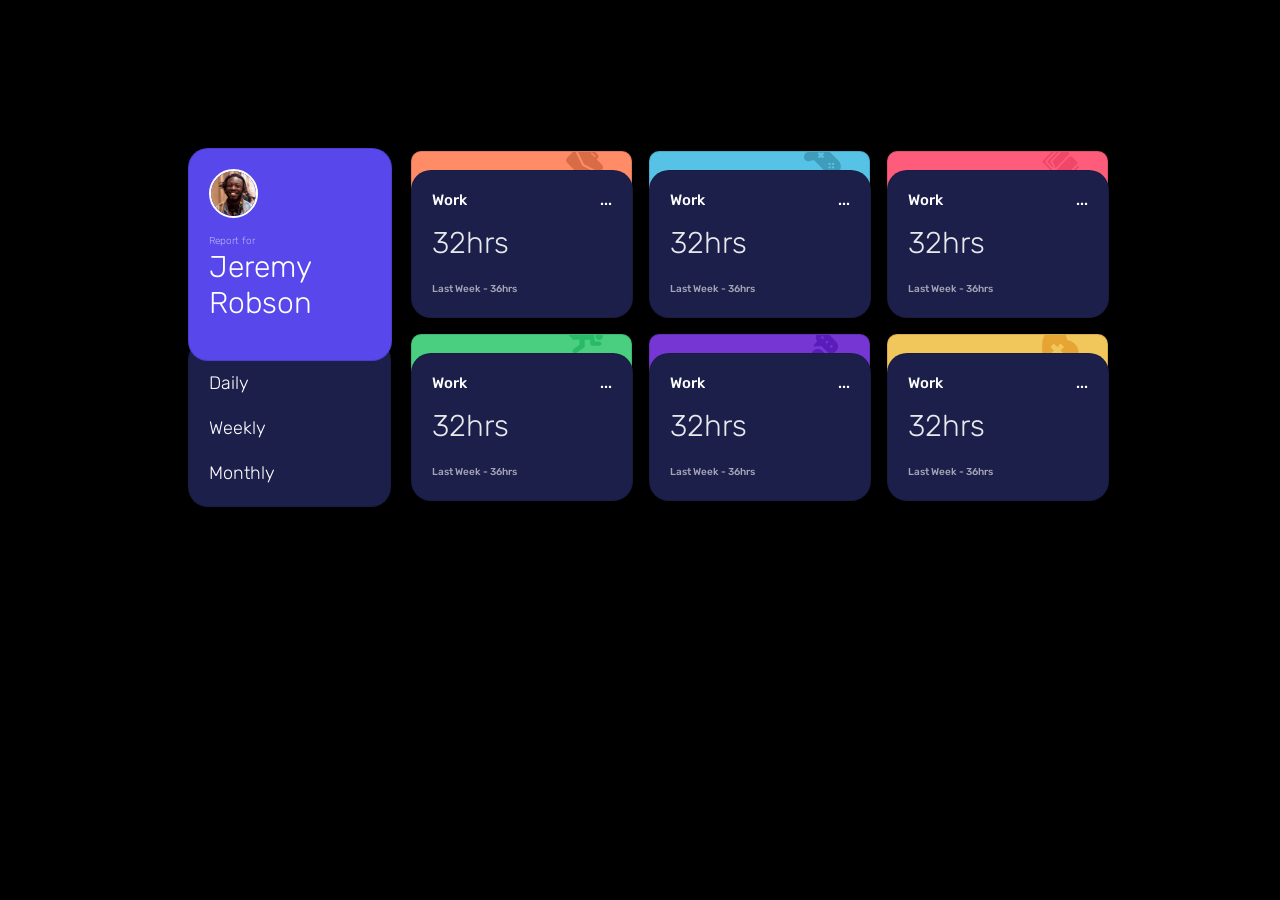
<file: index.html>
<!DOCTYPE html>
<html lang="en">

<head>
    <meta charset="UTF-8">
    <meta name="viewport" content="width=device-width, initial-scale=1.0">
    <!-- displays site properly based on user's device -->

    <link rel="icon" type="image/png" sizes="32x32" href="./images/favicon-32x32.png">
    <link rel="stylesheet" href="https://cdn.jsdelivr.net/npm/bootstrap@4.3.1/dist/css/bootstrap.min.css"
        integrity="sha384-ggOyR0iXCbMQv3Xipma34MD+dH/1fQ784/j6cY/iJTQUOhcWr7x9JvoRxT2MZw1T" crossorigin="anonymous">
    <link rel="stylesheet" href="/style.css">
    <title>Frontend Mentor | Time tracking dashboard</title>
    <link rel="preconnect" href="https://fonts.googleapis.com">
    <link rel="preconnect" href="https://fonts.gstatic.com" crossorigin>
    <link href="https://fonts.googleapis.com/css2?family=Rubik:wght@300;400;500&display=swap" rel="stylesheet">
    <!-- Feel free to remove these styles or customise in your own stylesheet 👍 -->
    <style>
        .attribution {
            font-size: 11px;
            text-align: center;
        }

        .attribution a {
            color: hsl(228, 45%, 44%);
        }
    </style>
</head>

<body>



    <div class="container ">

        <div class="row ">
            <div class="col-lg-12 ">

                <div class="row gy-5 container d-flex justify-content-center">

                    <div class="col-sm-12 col-lg-3  p-2 position-relative ">

                        <div class="card custom-big-card-with-buttons position-absolute">

                            <div class=" card-body ">

                                <div id="dailyClick"><a href="#idk" id="dailyClick">Daily</a></div>
                                <div id="weeklyClick"><a href="#idk ">Weekly</a></div>
                                <div id="monthlyClick"><a href="#idk ">Monthly</a></div>


                            </div>
                        </div>

                        <div class="card custom-big-card-with-id position-relative">
                            <div class="card-body">
                                <img class=" big-card-image" src="/images/image-jeremy.png" alt="Card image cap">


                                <footer class=" display-sm custom-card-footer ">Report for</footer>
                                <h5 class=" center-text-to-image card-title">Jeremy Robson</h5>

                                <div class="space-colecter ">A bunch of words To make </div>
                            </div>
                        </div>










                    </div>

                    <div class="col-lg-8 " style="border: 3px solid black;">
                        <div class="row gy-5">

                            <div class=" col-sm-12 col-lg-4 position-relative  p-2">

                                <div class="card custom-card-for-background position-absolute "
                                    style="background-color: hsl(15, 100%, 70%)">
                                    <img class="card-img-top" src="/images/icon-work.svg" alt="Card image cap">

                                </div>

                                <div class="card custom-main-card position-relative">
                                    <div class="card-body">
                                        <h5 class="card-title d-flex custon-card-tytle ">
                                            <div class="mr-auto "> Work</div>
                                            <div><a href="#idk">...</a></div>
                                        </h5>
                                        <p class="card-text" id="card01MainText">32hrs</p>
                                        <footer class="custom-card-footer" id="card01SecondaryText">Last Week - 36hrs
                                        </footer>

                                    </div>
                                </div>


                            </div>
                            <div class=" col-sm-12 col-lg-4 position-relative  p-2">

                                <div class="card custom-card-for-background position-absolute "
                                    style="background-color: hsl(195, 74%, 62%)">
                                    <img class="card-img-top" src="/images/icon-play.svg" alt="Card image cap">

                                </div>

                                <div class="card custom-main-card position-relative">
                                    <div class="card-body">
                                        <h5 class="card-title d-flex custon-card-tytle ">
                                            <div class="mr-auto "> Work</div>
                                            <div><a href="#idk">...</a></div>
                                        </h5>
                                        <p class="card-text" id="card02MainText">32hrs</p>
                                        <footer class="custom-card-footer" id="card02SecondaryText">Last Week - 36hrs
                                        </footer>
                                    </div>
                                </div>

                            </div>
                            <div class=" col-sm-12 col-lg-4 position-relative  p-2">

                                <div class="card custom-card-for-background position-absolute "
                                    style="background-color: hsl(348, 100%, 68%)">
                                    <img class="card-img-top" src="/images/icon-study.svg" alt="Card image cap">

                                </div>

                                <div class="card custom-main-card position-relative">
                                    <div class="card-body">
                                        <h5 class="card-title d-flex custon-card-tytle ">
                                            <div class="mr-auto "> Work</div>
                                            <div><a href="#idk">...</a></div>
                                        </h5>
                                        <p class="card-text" id="card03MainText">32hrs</p>
                                        <footer class="custom-card-footer" id="card03SecondaryText">Last Week - 36hrs
                                        </footer>
                                    </div>
                                </div>

                            </div>
                            <div class=" col-sm-12 col-lg-4 position-relative  p-2">

                                <div class=" card custom-card-for-background position-absolute "
                                    style=" background-color: hsl(145, 58%, 55%)">
                                    <img class="card-img-top" src="/images/icon-exercise.svg" alt="Card image cap">

                                </div>

                                <div class="card custom-main-card position-relative">
                                    <div class="card-body">
                                        <h5 class="card-title d-flex custon-card-tytle ">
                                            <div class="mr-auto "> Work</div>
                                            <div><a href="#idk">...</a></div>
                                        </h5>
                                        <p class="card-text" id="card04MainText">32hrs</p>
                                        <footer class="custom-card-footer" id="card04SecondaryText">Last Week - 36hrs
                                        </footer>
                                    </div>
                                </div>

                            </div>
                            <div class=" col-sm-12 col-lg-4 position-relative  p-2">

                                <div class=" card custom-card-for-background position-absolute "
                                    style=" background-color: hsl(264, 64%, 52%)">
                                    <img class="card-img-top" src="/images/icon-social.svg" alt="Card image cap">

                                </div>

                                <div class="card custom-main-card position-relative">
                                    <div class="card-body">
                                        <h5 class="card-title d-flex custon-card-tytle ">
                                            <div class="mr-auto "> Work</div>
                                            <div><a href="#idk">...</a></div>
                                        </h5>
                                        <p class="card-text" id="card05MainText">32hrs</p>
                                        <footer class="custom-card-footer" id="card05SecondaryText">Last Week - 36hrs
                                        </footer>
                                    </div>
                                </div>

                            </div>
                            <div class=" col-sm-12 col-lg-4 position-relative  p-2">

                                <div class=" card custom-card-for-background position-absolute "
                                    style=" background-color: hsl(43, 84%, 65%)">
                                    <img class="card-img-top" src="/images/icon-self-care.svg" alt="Card image cap">

                                </div>

                                <div class="card custom-main-card position-relative">
                                    <div class="card-body">
                                        <h5 class="card-title d-flex custon-card-tytle ">
                                            <div class="mr-auto "> Work</div>
                                            <div><a href="#idk">...</a></div>
                                        </h5>
                                        <p class="card-text" id="card06MainText">32hrs</p>
                                        <footer class="custom-card-footer" id="card06SecondaryText">Last Week - 36hrs
                                        </footer>
                                    </div>
                                </div>

                            </div>



                        </div>
                    </div>

                </div>
            </div>

        </div>

    </div>




    <script src="/main.js"></script>

</body>

</html>
</file>
<file: style.css>
:root {
    --variable-blue: hsl(246, 80%, 60%);
    --variable-work: hsl(15, 100%, 70%);
    --variable-play: hsl(195, 74%, 62%);
    --variable-study: hsl(348, 100%, 68%);
    --variable-exercise: hsl(145, 58%, 55%);
    --variable-social: hsl(264, 64%, 52%);
    --variable-self-care: hsl(43, 84%, 65%);


    /* Neutral */

    --variable-very-dark-blue: hsl(226, 43%, 10%);
    --variable-dark-blue: hsl(235, 46%, 20%);
    --variable-desaturated: hsl(235, 45%, 61%);
    --variable-pale-blue: hsl(236, 100%, 87%);
}

* {
    margin: 0;
    padding: 0;
}

body {
    font-size: 18px;
    font-family: Rubik;
    font-weight: 500;
    background-color: black;


}

.elem {
    background: var(--variable-exercise);
}

a {
    color: inherit;
}

a:hover {
    text-decoration: none;
    color: inherit;
    filter: brightness(3000%);
    font-weight: 400;
}


.card {
    border-radius: 20px;
    background-color: var(--variable-dark-blue);
    color: white;
}

.custon-card-tytle {
    font-weight: 500;
    font-size: 15px;
}

.card-text {
    font-weight: 100;
    font-size: 30px;
    opacity: 0.9;
}

.custom-card-footer {
    font-size: 10px;
    opacity: 0.6;
}



.custom-main-card {
    cursor: pointer;
    margin-top: 8.5%;

}

.custom-main-card:hover {
    transform: scale(1.005);
    filter: brightness(140%);
    box-shadow: 0 10px 20px rgba(0, 0, 0, .12), 0 4px 8px rgba(0, 0, 0, .06);
}




.custom-card-for-background {
    overflow: hidden;

    border-radius: 10px;
    width: 93%;
    height: 50%;
    pointer-events: none;


}

.card-img-top {
    max-width: 17%;
    margin-left: 70%;
    margin-top: -3%;
}

.big-card-image {
    max-width: 30%;
    border: 2px solid;
    border-radius: 100px;


}

.custom-big-card-with-id {
    background-color: var(--variable-blue);
    margin-left: 50px;
    height: 60%;
    pointer-events: none;
}

.custom-big-card-with-id div .custom-card-footer {
    margin-top: 10%;
    font-weight: 100;
}

.custom-big-card-with-id .card-title {
    font-weight: 100;
    font-size: 30px;

}

.custom-big-card-with-buttons {
    font-weight: 100;
    line-height: 2.5;
    margin-top: 71%;
    margin-left: 50px;
    height: 45%;
    width: 75%;

}



.space-colecter {

    opacity: 0;
}


.container {
    margin-top: 70px;
}


@media (max-width: 580px) {


    .custom-card-for-background {
        overflow: hidden;

        border-radius: 10px;
        width: 96%;
        height: 50%;

        pointer-events: none;


    }

    .custom-big-card-with-id {
        background-color: var(--variable-blue);
        margin-left: 0px;
        height: 75%;
        pointer-events: none;
    }

    .custom-big-card-with-id .card-title {
        font-weight: 100;
        font-size: 20px;

    }

    .big-card-image {
        max-width: 15%;
        display: inline-block;
        border: 3px solid;
        border-radius: 100px;
        margin-top: -10px;



    }

    .card .custom-big-card-with-id {
        display: flex;
        align-items: center;
        justify-content: center;
    }


    .container {
        margin-top: 10px;
    }

    .center-text-to-image {
        display: flex;
        align-items: center;
        justify-content: center;
        margin-top: -95px;
    }

    .display-sm {
        color: black;
    }

    .custom-big-card-with-buttons {}
}
</file>
